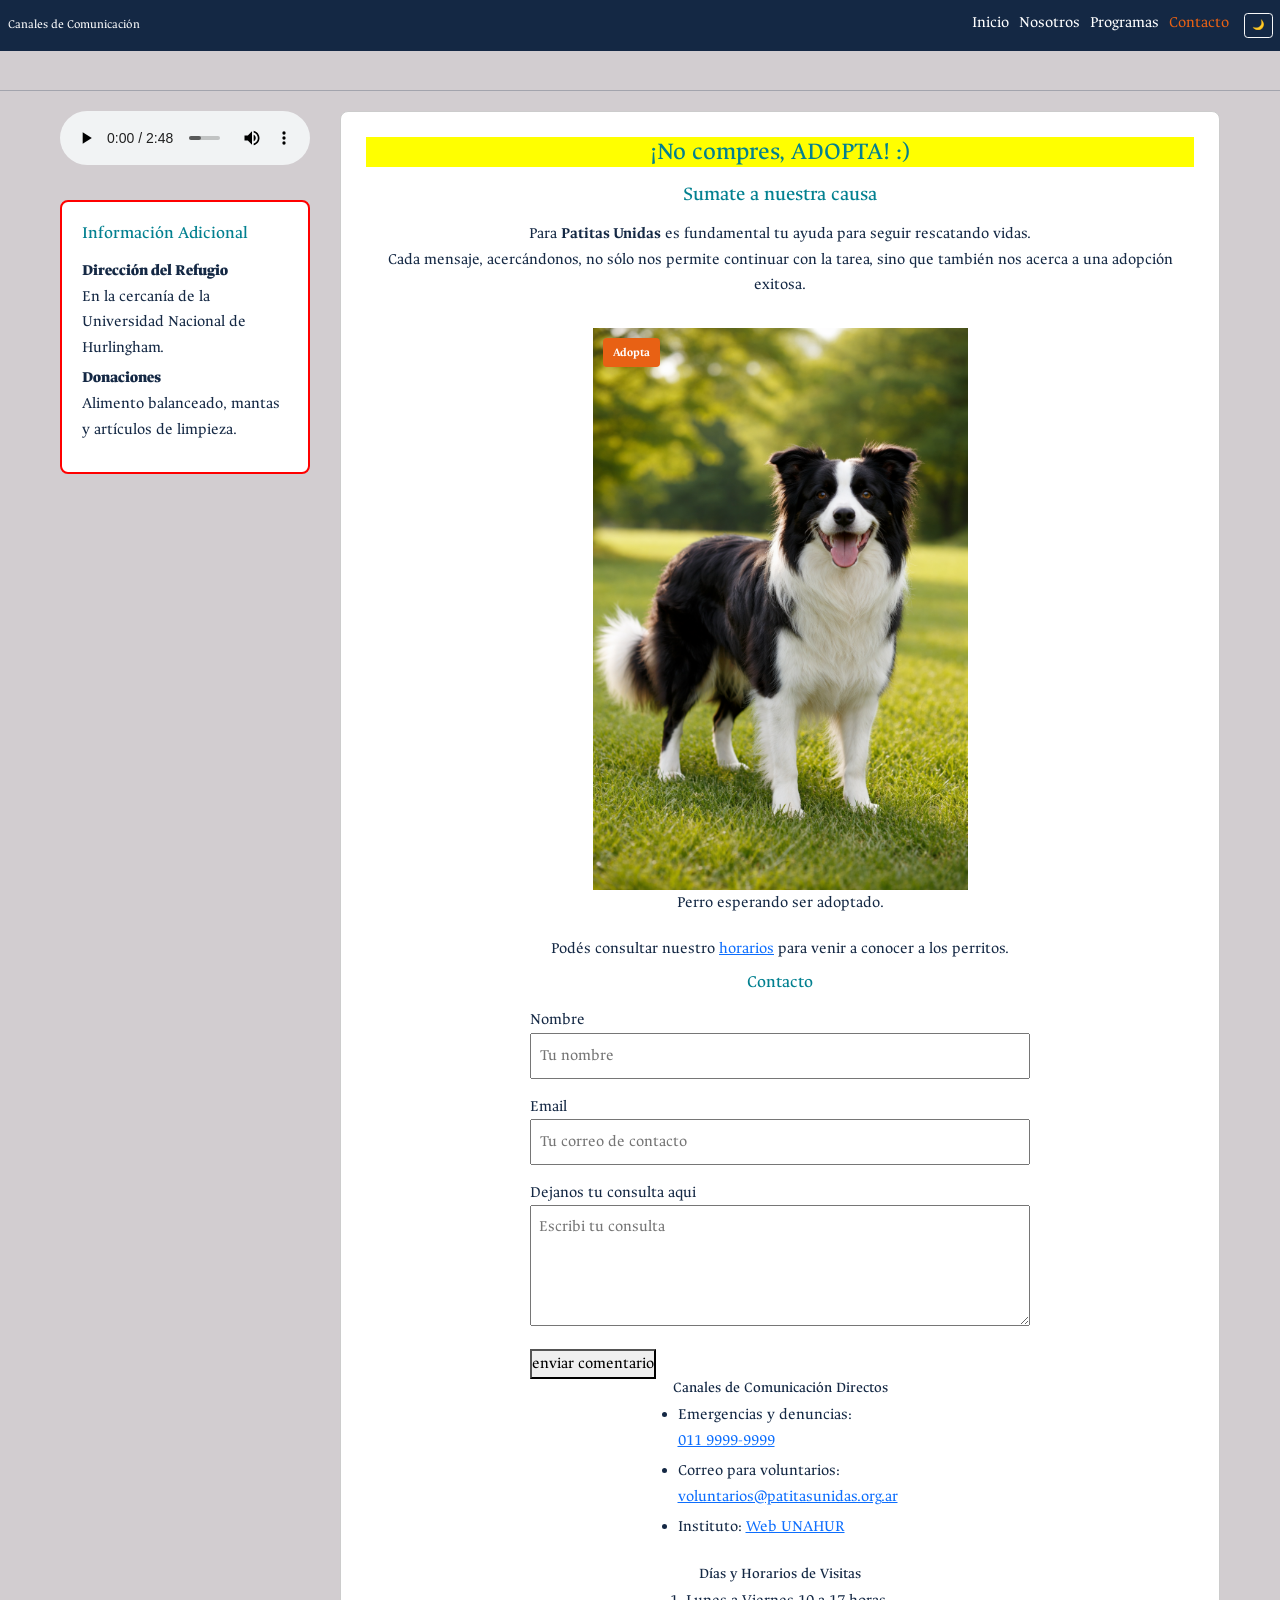
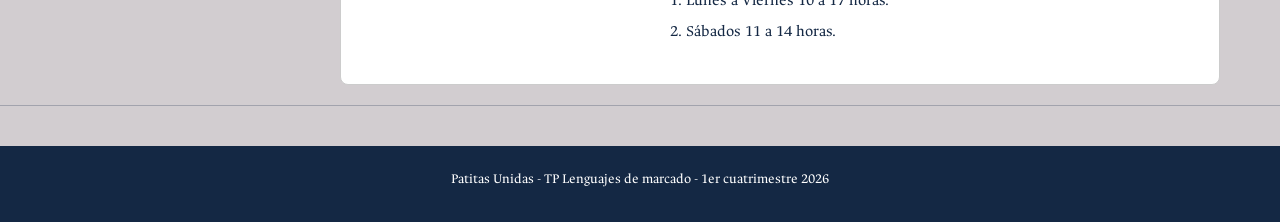
<file: contacto.html>
<!DOCTYPE html>
<html lang="es">
<head>
    <meta charset="UTF-8">
    <meta name="viewport" content="width=device-width, initial-scale=1.0">
    <link rel="preconnect" href="https://fonts.googleapis.com">
    <link rel="preconnect" href="https://fonts.gstatic.com" crossorigin>
    <link href="https://fonts.googleapis.com/css2?family=Ancizar+Serif:ital,wght@0,300..900;1,300..900&display=swap" rel="stylesheet">
    <link href="https://cdn.jsdelivr.net/npm/bootstrap@5.3.3/dist/css/bootstrap.min.css" rel="stylesheet">
    <link rel="stylesheet" href="css/style.css">
    <title>Patitas Unidas - Contacto</title>
</head>
<body>
    <nav class="navbar navbar-expand-lg fixed-top custom-navbar">
        <div class="container-fluid header-container">
            <a class="navbar-brand" href="index.html">Canales de Comunicación</a>
            <button class="navbar-toggler" type="button" data-bs-toggle="collapse" data-bs-target="#navbarNav" aria-controls="navbarNav" aria-expanded="false" aria-label="Toggle navigation">
                <span class="navbar-toggler-icon"></span>
            </button>
            <div class="collapse navbar-collapse" id="navbarNav">
                <ul class="navbar-nav ms-auto">
                    <li class="nav-item"><a class="nav-link" href="index.html">Inicio</a></li>
                    <li class="nav-item"><a class="nav-link" href="nosotros.html">Nosotros</a></li>
                    <li class="nav-item"><a class="nav-link" href="programas.html">Programas</a></li>
                    <li class="nav-item"><a class="nav-link active" aria-current="page" href="contacto.html">Contacto</a></li>
                </ul>
                <button id="tema" class="btn btn-outline-light ms-3">🌙</button>
            </div>
        </div>
    </nav>

    <hr>

    <main class="grid-layout">
        <div class="main-article-container">
            <section id="comunicacion">
                <h1 class="destacado">¡No compres, ADOPTA! :)</h1>
                <article>
                    <h2>Sumate a nuestra causa</h2>
                    <p>Para <strong>Patitas Unidas</strong> es fundamental tu ayuda para seguir rescatando vidas.<br>
                    Cada mensaje, acercándonos, no sólo nos permite continuar con la tarea, sino que también nos acerca a una adopción exitosa.</p>
                    <figure>
                    <img src="imagenes/perro4.png" alt="Perro rescatado esperando contacto para adopción" width="375" loading="lazy">
                    <figcaption>Perro esperando ser adoptado.</figcaption>
                    </figure>
                    <p>Podés consultar nuestro <a href="#horarios">horarios</a> para venir a conocer a los perritos.</p>
                </article>
                <h3>Contacto</h3>
                <form id="Habla con nosotros" action="/enviar" method="post">
                    <label for="nombre">Nombre</label>
                    <br>
                    <input type="text" id="nombre" name="nombre" required placeholder="Tu nombre">
                    <br>
                    <label for="email">Email</label>
                    <br>
                    <input type="email" id="email" name="email" required placeholder="Tu correo de contacto">
                    <br>
                    <label for="mensaje">Dejanos tu consulta aqui</label>
                    <br>
                    <textarea id="mensaje" name="mensaje" rows="4" required placeholder="Escribi tu consulta"></textarea>
                    <br>
                    <button type="submit">enviar comentario</button>
                </form>
            </section>

            <div id="datos">
                <article>
                    <h4>Canales de Comunicación Directos</h4>
                    <address>
                        <ul>
                            <li>Emergencias y denuncias: <br><a href="tel:+541199999999">011 9999-9999</a></li>
                            <li>Correo para voluntarios: <br><a href="mailto:voluntarios@patitasunidas.org.ar">voluntarios@patitasunidas.org.ar</a></li>
                            <li>Instituto: <a href="https://www.unahur.edu.ar" target="_blank" rel="noopener">Web UNAHUR</a></li>
                        </ul>
                    </address>
                </article>

                <article id="horarios">
                    <h4>Días y Horarios de Visitas</h4>
                    <ol>
                        <li>Lunes a Viernes 10 a 17 horas.</li>
                        <li>Sábados 11 a 14 horas.</li>
                    </ol>
                </article>
            </div>
        </div>

        <aside class="sidebar-aside">
            <audio controls loop>
                <source src="audios/Audiopagina.mp3" type="audio/mpeg">
                Tu navegador no soporta audio.
            </audio>

            <div class="main-aside-container sticky-top aside-sticky">
                <h3>Información Adicional</h3>
                <dl>
                    <dt><strong>Dirección del Refugio</strong></dt>
                    <dd>En la cercanía de la Universidad Nacional de Hurlingham.</dd>
                    <dt><strong>Donaciones</strong></dt>
                    <dd>Alimento balanceado, mantas y artículos de limpieza.</dd>
                </dl>
            </div>
        </aside>
    </main>

    <hr>

    <footer>
        <div class="footer-container">
            <p><small>Patitas Unidas - TP Lenguajes de marcado - <time datetime="2026-05-04">1er cuatrimestre 2026</time></small></p>
        </div>
    </footer>
    <script src="https://cdn.jsdelivr.net/npm/bootstrap@5.3.3/dist/js/bootstrap.bundle.min.js"></script>
    <script src="js/script.js"></script>
</body>
</html>
</file>
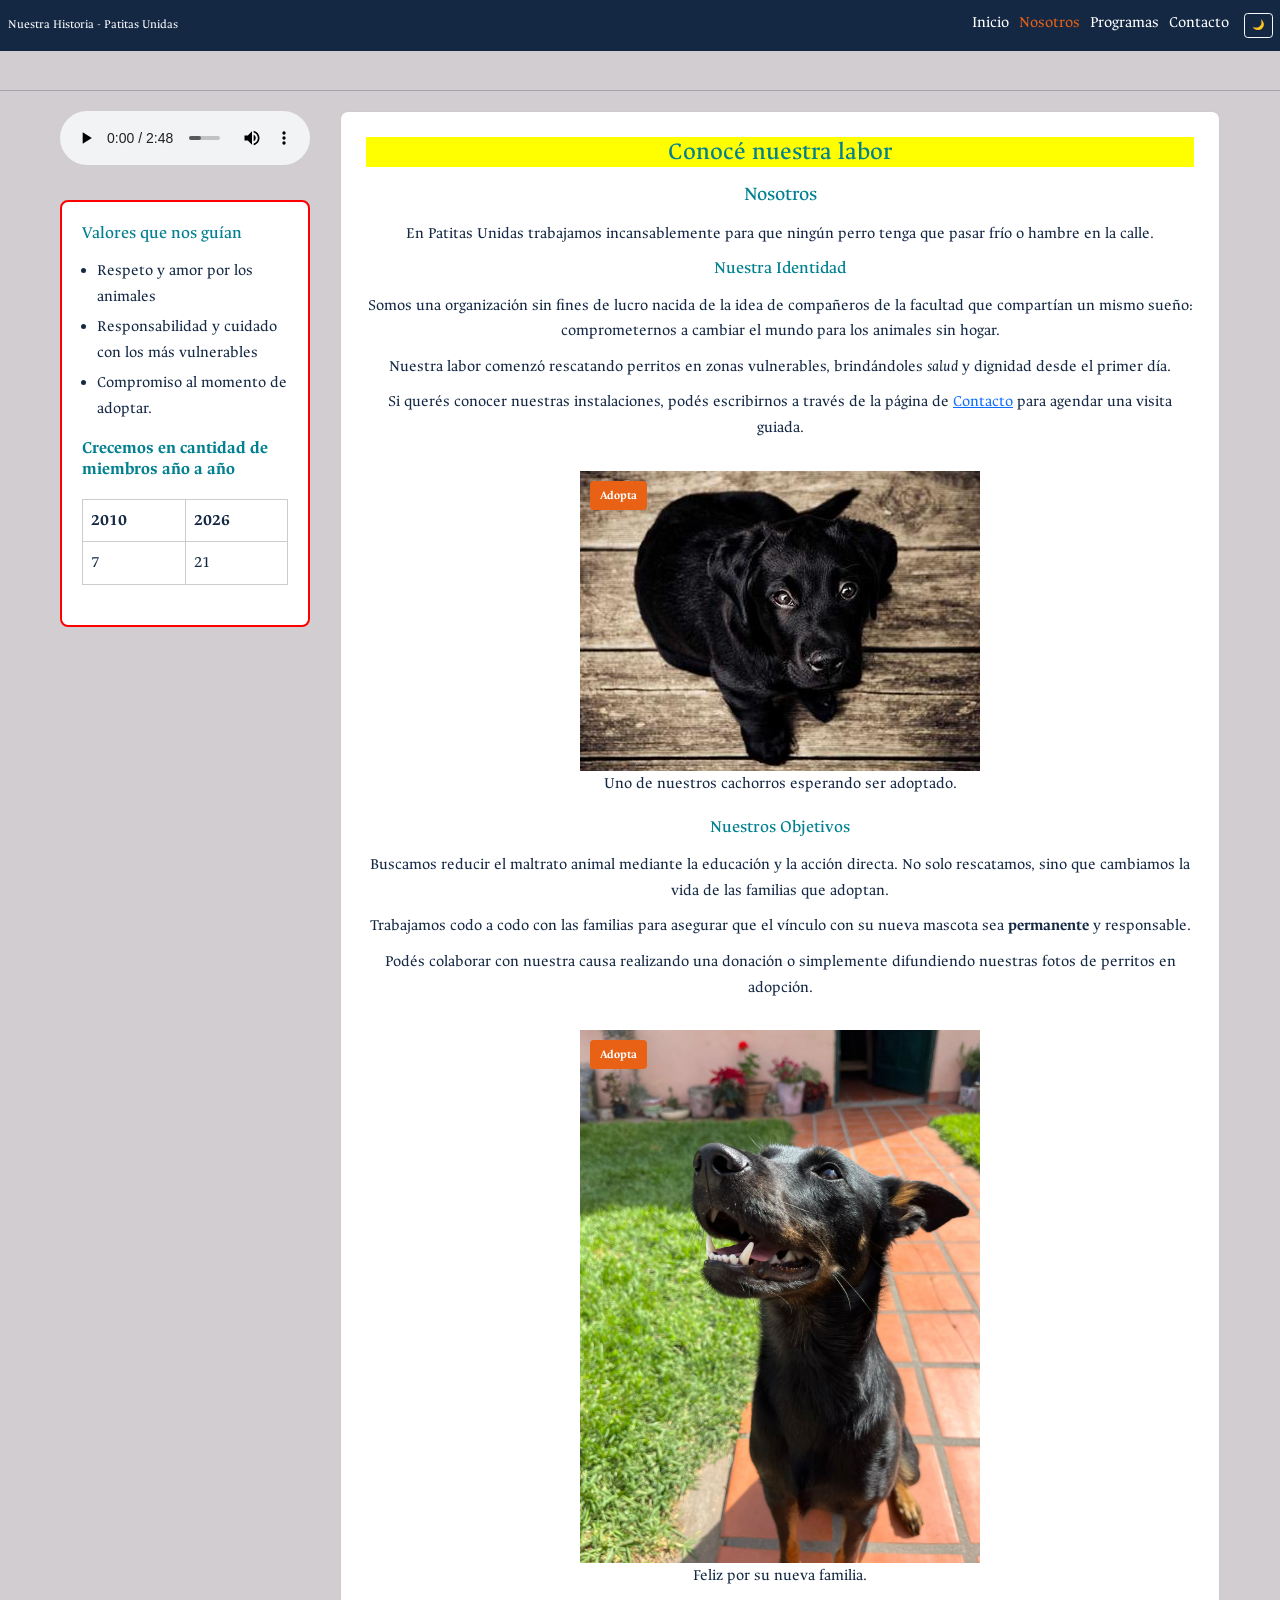
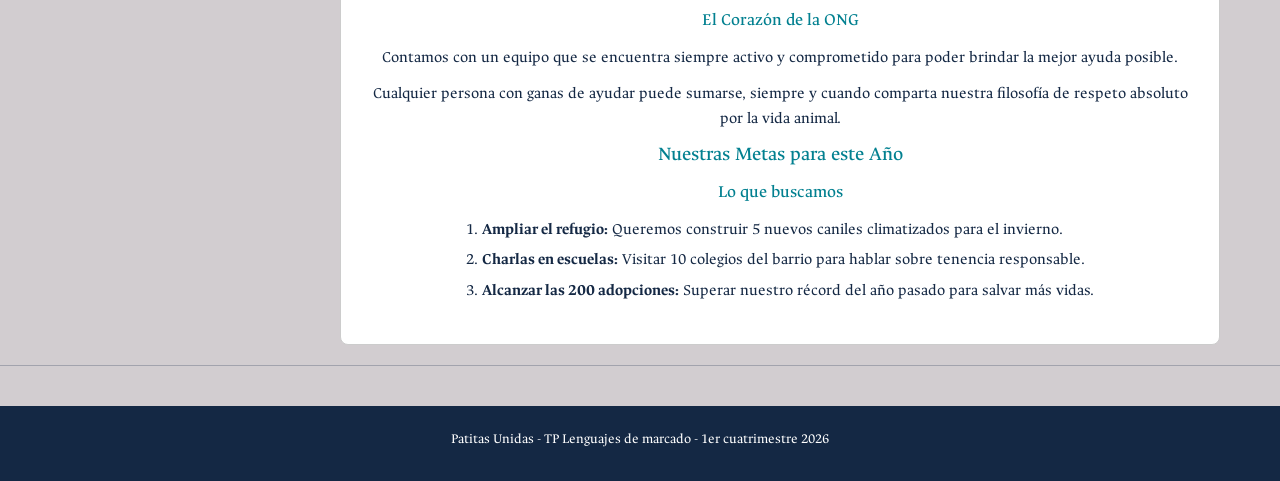
<file: nosotros.html>
<!DOCTYPE html>
<html lang="es">
<head>
    <meta charset="UTF-8">
    <meta name="viewport" content="width=device-width, initial-scale=1.0">
    <link rel="preconnect" href="https://fonts.googleapis.com">
    <link rel="preconnect" href="https://fonts.gstatic.com" crossorigin>
    <link href="https://fonts.googleapis.com/css2?family=Ancizar+Serif:ital,wght@0,300..900;1,300..900&display=swap" rel="stylesheet">
    <link href="https://cdn.jsdelivr.net/npm/bootstrap@5.3.3/dist/css/bootstrap.min.css" rel="stylesheet">
    <link rel="stylesheet" href="css/style.css">
    <title>Patitas Unidas - Quiénes Somos</title>
</head>
<body>
    <nav class="navbar navbar-expand-lg fixed-top custom-navbar">
        <div class="container-fluid header-container">
            <a class="navbar-brand" href="index.html">Nuestra Historia - Patitas Unidas</a>
            <button class="navbar-toggler" type="button" data-bs-toggle="collapse" data-bs-target="#navbarNav" aria-controls="navbarNav" aria-expanded="false" aria-label="Toggle navigation">
                <span class="navbar-toggler-icon"></span>
            </button>
            <div class="collapse navbar-collapse" id="navbarNav">
                <ul class="navbar-nav ms-auto">
                    <li class="nav-item"><a class="nav-link" href="index.html">Inicio</a></li>
                    <li class="nav-item"><a class="nav-link active" aria-current="page" href="nosotros.html">Nosotros</a></li>
                    <li class="nav-item"><a class="nav-link" href="programas.html">Programas</a></li>
                    <li class="nav-item"><a class="nav-link" href="contacto.html">Contacto</a></li>
                </ul>
                <button id="tema" class="btn btn-outline-light ms-3">🌙</button>
            </div>
        </div>
    </nav>

    <hr>

    <main class="grid-layout">
        <div class="main-article-container">
            <section id="nosotros-principal">
                <h1 class="destacado">Conocé nuestra labor</h1>
                <article>
                    <h2>Nosotros</h2>
                    <p>En Patitas Unidas trabajamos incansablemente para que ningún perro tenga que pasar frío o hambre en la calle.</p>
                    <h3>Nuestra Identidad</h3>
                    <p>Somos una organización sin fines de lucro nacida de la idea de compañeros de la facultad que compartían un mismo sueño: comprometernos a cambiar el mundo para los animales sin hogar.</p>
                    <p>Nuestra labor comenzó rescatando perritos en zonas vulnerables, brindándoles <em>salud</em> y dignidad desde el primer día.</p>
                    <p>Si querés conocer nuestras instalaciones, podés escribirnos a través de la página de <a href="contacto.html">Contacto</a> para agendar una visita guiada.</p>
                     <figure>
                        <img src="imagenes/perro5.jpg" alt="Perrito recién adoptado mirando a cámara" width="400" loading="lazy">
                        <figcaption>Uno de nuestros cachorros esperando ser adoptado.</figcaption>
                    </figure>
                </article>

                <article>
                    <h3>Nuestros Objetivos</h3>
                    <p>Buscamos reducir el maltrato animal mediante la educación y la acción directa. No solo rescatamos, sino que cambiamos la vida de las familias que adoptan.</p>
                    <p>Trabajamos codo a codo con las familias para asegurar que el vínculo con su nueva mascota sea <strong>permanente</strong> y responsable.</p>
                    <p>Podés colaborar con nuestra causa realizando una donación o simplemente difundiendo nuestras fotos de perritos en adopción.</p>
                     <figure>
                        <img src="imagenes/perro6.jpg" alt="Perrito feliz corriendo en el parque" width="400" loading="lazy">
                        <figcaption>Feliz por su nueva familia.</figcaption>
                    </figure>
                </article>

                <article id="equipo-trabajo">
                    <h3>El Corazón de la ONG</h3>
                    <p>Contamos con un equipo que se encuentra siempre activo y comprometido para poder brindar la mejor ayuda posible.</p>
                    <p>Cualquier persona con ganas de ayudar puede sumarse, siempre y cuando comparta nuestra filosofía de respeto absoluto por la vida animal.</p>
                </article>
            </section>

            <section id="metas-2026">
                <h2>Nuestras Metas para este Año</h2>
                <article>
                    <h3>Lo que buscamos</h3>
                    <ol>
                        <li><strong>Ampliar el refugio:</strong> Queremos construir 5 nuevos caniles climatizados para el invierno.</li>
                        <li><strong>Charlas en escuelas:</strong> Visitar 10 colegios del barrio para hablar sobre tenencia responsable.</li>
                        <li><strong>Alcanzar las 200 adopciones:</strong> Superar nuestro récord del año pasado para salvar más vidas.</li>
                    </ol>
                </article>
            </section>
        </div>

        <aside class="sidebar-aside">
            <audio controls loop>
                <source src="audios/Audiopagina.mp3" type="audio/mpeg">
                Tu navegador no soporta audio.
            </audio>

            <div class="main-aside-container sticky-top aside-sticky">
                <h3>Valores que nos guían</h3>
                <ul>
                    <li>Respeto y amor por los animales</li>
                    <li>Responsabilidad y cuidado con los más vulnerables</li>
                    <li>Compromiso al momento de adoptar.</li>
                </ul>
            
            <h3> <strong> Crecemos en cantidad de miembros año a año </strong></h3>
                <table>
                    <thead>
                        <tr>
                            <th><time datetime="2010">2010</time></th>
                            <th><time datetime="2026">2026</time></th>
                        </tr>
                    </thead>
                    <tbody>
                        <tr>
                            <td>7</td>
                            <td>21</td>
                        </tr>
                    </tbody>
                </table>
            </div>
        </aside>
    </main>

    <hr>

    <footer>
        <div class="footer-container">
            <p><small>Patitas Unidas - TP Lenguajes de marcado - <time datetime="2026-05-04">1er cuatrimestre 2026</time></small></p>
        </div>
    </footer>
    <script src="https://cdn.jsdelivr.net/npm/bootstrap@5.3.3/dist/js/bootstrap.bundle.min.js"></script>
    <script src="js/script.js"></script>
</body>
</html>
</file>
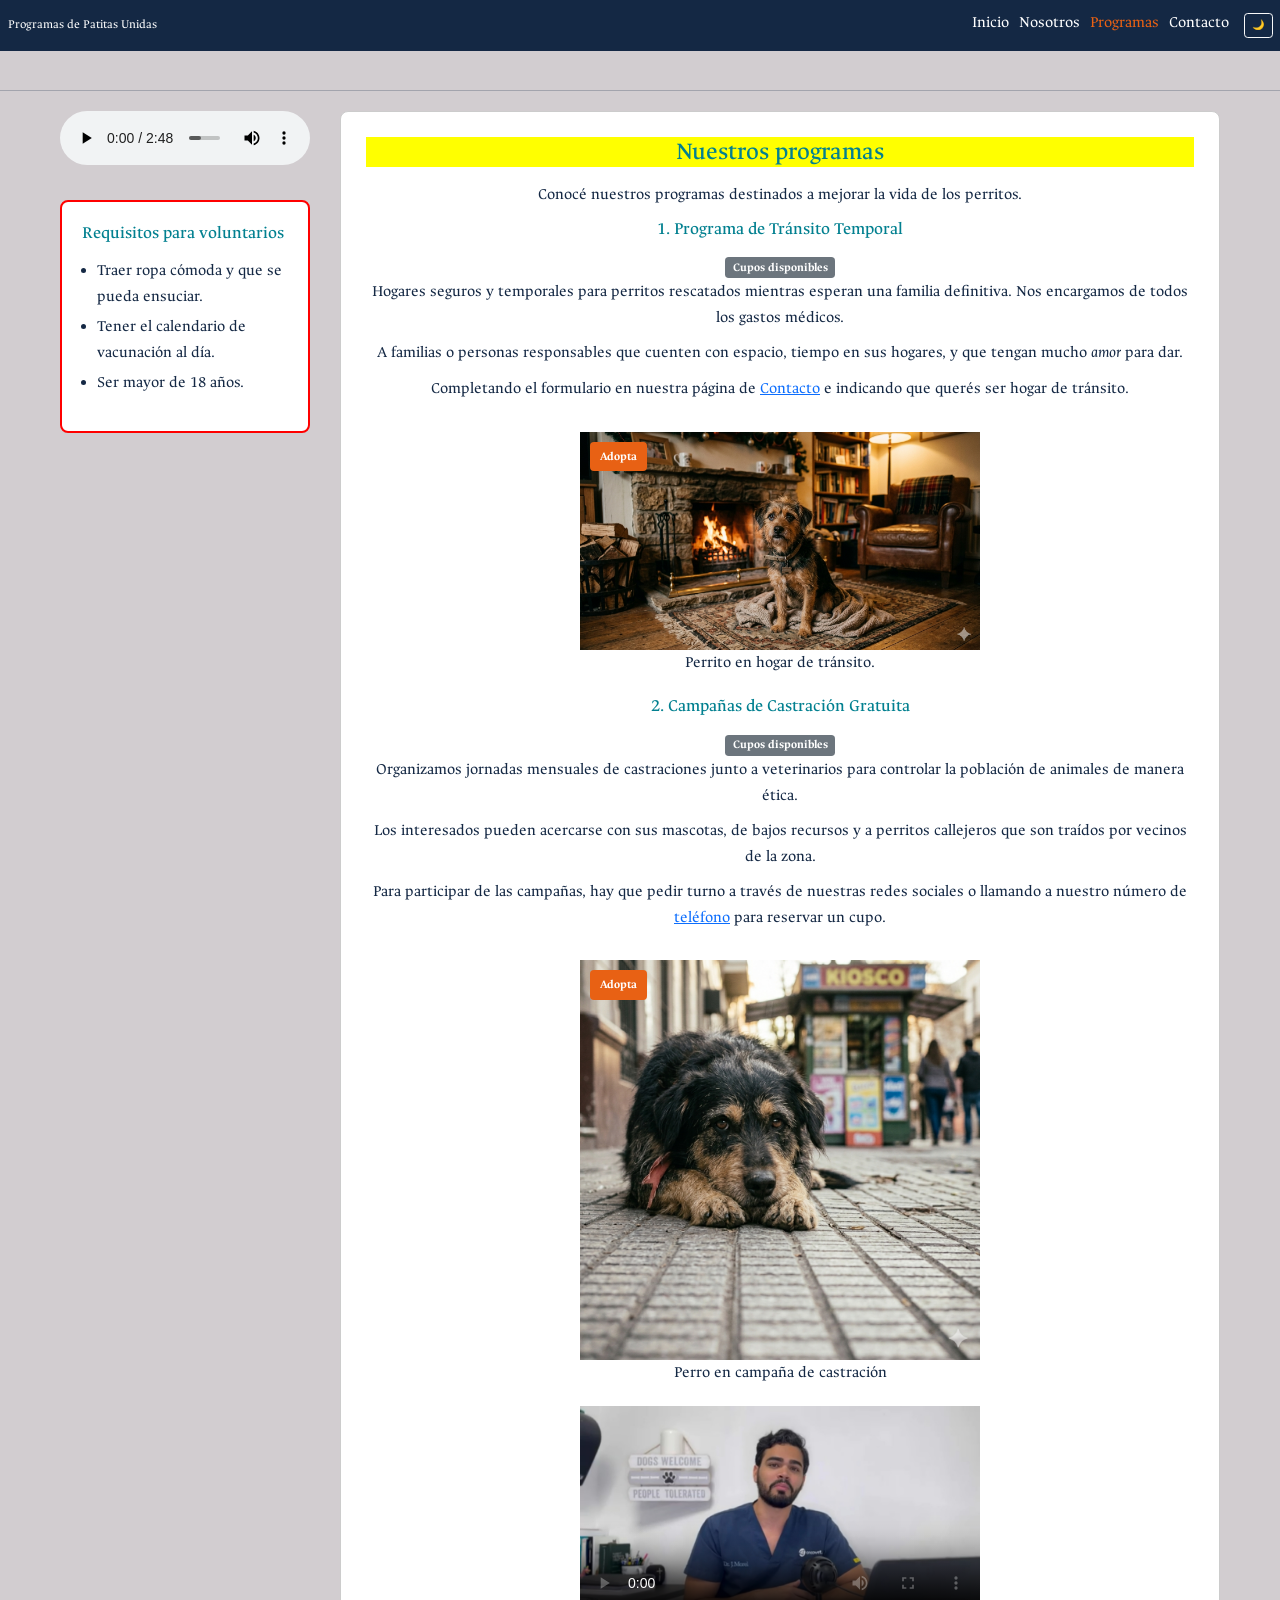
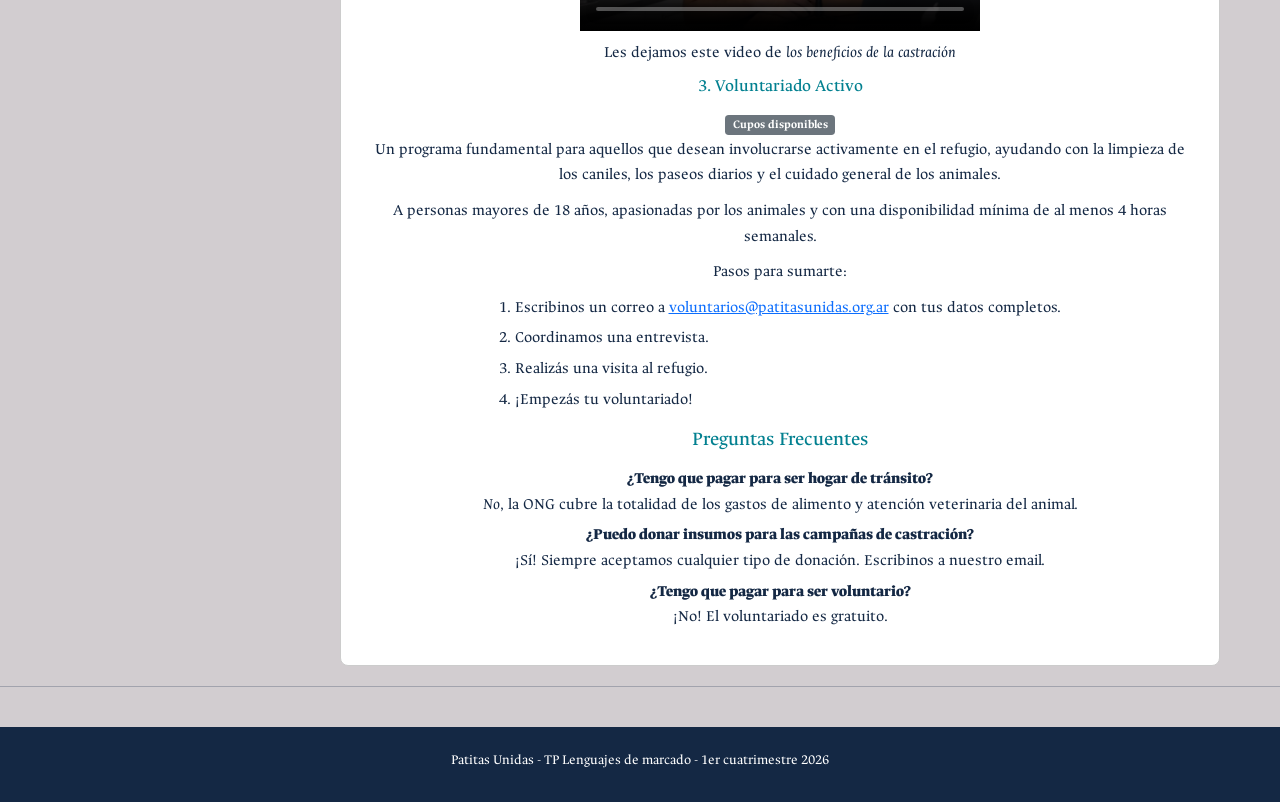
<file: programas.html>
<!DOCTYPE html>
<html lang="es">
<head>
    <meta charset="UTF-8">
    <meta name="viewport" content="width=device-width, initial-scale=1.0">
    <link rel="preconnect" href="https://fonts.googleapis.com">
    <link rel="preconnect" href="https://fonts.gstatic.com" crossorigin>
    <link href="https://fonts.googleapis.com/css2?family=Ancizar+Serif:ital,wght@0,300..900;1,300..900&display=swap" rel="stylesheet">
    <link href="https://cdn.jsdelivr.net/npm/bootstrap@5.3.3/dist/css/bootstrap.min.css" rel="stylesheet">
    <link rel="stylesheet" href="css/style.css">
    <title>Patitas Unidas - Programas e Iniciativas</title>
</head>
<body>
    <nav class="navbar navbar-expand-lg fixed-top custom-navbar">
        <div class="container-fluid header-container">
            <a class="navbar-brand" href="index.html">Programas de Patitas Unidas</a>
            <button class="navbar-toggler" type="button" data-bs-toggle="collapse" data-bs-target="#navbarNav" aria-controls="navbarNav" aria-expanded="false" aria-label="Toggle navigation">
                <span class="navbar-toggler-icon"></span>
            </button>
            <div class="collapse navbar-collapse" id="navbarNav">
                <ul class="navbar-nav ms-auto">
                    <li class="nav-item"><a class="nav-link" href="index.html">Inicio</a></li>
                    <li class="nav-item"><a class="nav-link" href="nosotros.html">Nosotros</a></li>
                    <li class="nav-item"><a class="nav-link active" aria-current="page" href="programas.html">Programas</a></li>
                    <li class="nav-item"><a class="nav-link" href="contacto.html">Contacto</a></li>
                </ul>
                <button id="tema" class="btn btn-outline-light ms-3">🌙</button>
            </div>
        </div>
    </nav>

    <hr>

    <main class="grid-layout">
        <div class="main-article-container">
            <section id="programas-principales">
                <h1 class="destacado">Nuestros programas</h1>
                <p>Conocé nuestros programas destinados a mejorar la vida de los perritos.</p>

                <article>
                    <h3>1. Programa de Tránsito Temporal</h3>
                    <span class="badge bg-secondary">Cupos disponibles</span>
                    <p>Hogares seguros y temporales para perritos rescatados mientras esperan una familia definitiva. Nos encargamos de todos los gastos médicos.</p>
                    <p>A familias o personas responsables que cuenten con espacio, tiempo en sus hogares, y que tengan mucho <em>amor</em> para dar.</p>
                    <p>Completando el formulario en nuestra página de <a href="contacto.html">Contacto</a> e indicando que querés ser hogar de tránsito.</p>
                    <figure>
                        <img src="./imagenes/perro7.png" alt="Perrito en hogar de tránsito esperando ser adoptado" width="400" loading="lazy">
                        <figcaption>Perrito en hogar de tránsito.</figcaption>
                    </figure>
                </article>

                <article>
                    <h3>2. Campañas de Castración Gratuita</h3>
                    <span class="badge bg-secondary">Cupos disponibles</span>
                    <p>Organizamos jornadas mensuales de castraciones junto a veterinarios para controlar la población de animales de manera ética.</p>
                    <p>Los interesados pueden acercarse con sus mascotas, de bajos recursos y a perritos callejeros que son traídos por vecinos de la zona.</p>
                    <p>Para participar de las campañas, hay que pedir turno a través de nuestras redes sociales o llamando a nuestro número de <a href="tel:+541199999999">teléfono</a> para reservar un cupo.</p>
                    <figure>
                        <img src="./imagenes/perro3.png" alt="Perrito durante una campaña de castración" width="400" loading="lazy">
                        <figcaption>Perro en campaña de castración</figcaption>
                    </figure>
                    <br>
                    <video controls width="400" poster="imagenes/Capturavideo2.jpg">
                        <source src="videos/videoperros2.mp4" type="video/mp4">
                        Tu navegador no soporta video HTML5.
                    </video>
                    <p>Les dejamos este video de <em>los beneficios de la castración</em></p>
                </article>

                <article id="voluntariado">
                    <h3>3. Voluntariado Activo</h3>
                    <span class="badge bg-secondary">Cupos disponibles</span>
                    <p>Un programa fundamental para aquellos que desean involucrarse activamente en el refugio, ayudando con la limpieza de los caniles, los paseos diarios y el cuidado general de los animales.</p>
                    <p>A personas mayores de 18 años, apasionadas por los animales y con una disponibilidad mínima de al menos 4 horas semanales.</p>
                    <p>Pasos para sumarte:</p>
                    <ol>
                        <li>Escribinos un correo a <a href="mailto:voluntarios@patitasunidas.org.ar">voluntarios@patitasunidas.org.ar</a> con tus datos completos.</li>
                        <li>Coordinamos una entrevista.</li>
                        <li>Realizás una visita al refugio.</li>
                        <li>¡Empezás tu voluntariado!</li>
                    </ol>
                </article>
            </section>

            <section id="faq">
                <h2>Preguntas Frecuentes</h2>
                <dl>
                    <dt><strong>¿Tengo que pagar para ser hogar de tránsito?</strong></dt>
                    <dd><em>No</em>, la ONG cubre la totalidad de los gastos de alimento y atención veterinaria del animal.</dd>
                    <dt><strong>¿Puedo donar insumos para las campañas de castración?</strong></dt>
                    <dd>¡Sí! Siempre aceptamos cualquier tipo de donación. Escribinos a nuestro email.</dd>
                    <dt><strong>¿Tengo que pagar para ser voluntario?</strong></dt>
                    <dd>¡No! El voluntariado es gratuito.</dd>
                </dl>
            </section>
        </div>

        <aside class="sidebar-aside">
            <audio controls loop>
                <source src="audios/Audiopagina.mp3" type="audio/mpeg">
                Tu navegador no soporta audio.
            </audio>

            <div class="main-aside-container sticky-top aside-sticky">
                <h3>Requisitos para voluntarios</h3>
                <ul>
                    <li>Traer ropa cómoda y que se pueda ensuciar.</li>
                    <li>Tener el calendario de vacunación al día.</li>
                    <li>Ser mayor de 18 años.</li>
                </ul>
            </div>
        </aside>
    </main>

    <hr>

    <footer>
        <div class="footer-container">
            <p><small>Patitas Unidas - TP Lenguajes de marcado - <time datetime="2026-05-04">1er cuatrimestre 2026</time></small></p>
        </div>
    </footer>
    <script src="https://cdn.jsdelivr.net/npm/bootstrap@5.3.3/dist/js/bootstrap.bundle.min.js"></script>
    <script src="js/script.js"></script>
</body>
</html>
</file>
<file: css/style.css>
:root {
    --color-fondo: #d2cdd0;
    --color-primario: #142844;
    --color-secundario: #028090;
    --color-acento: #E86114;
    --blanco: #ffffff;
}

* {
    margin: 0;
    padding: 0;
    box-sizing: border-box;
}

html {
    font-size: 62.5%;
}

body {
    font-family: "Ancizar Serif", serif;
    font-size: 1.6rem;
    background-color: var(--color-fondo);
    color: var(--color-primario);
    line-height: 1.6;
    text-align: center;
    padding-top: 8rem;
    transition: .3s;
}

.custom-navbar {
    background-color: var(--color-primario);
    transition: .3s;
}

.custom-navbar .navbar-brand,
.custom-navbar .nav-link {
    color: #fff;
}

.custom-navbar .nav-link:hover {
    color: var(--color-acento);
}

body:not(.dark-mode) .custom-navbar {
    background-color: var(--color-primario);
}

body:not(.dark-mode) .custom-navbar .navbar-brand,
body:not(.dark-mode) .custom-navbar .nav-link {
    color: #fff;
}

body:not(.dark-mode) .custom-navbar .navbar-toggler {
    border-color: #fff;
}

body:not(.dark-mode) .custom-navbar .navbar-toggler-icon {
    filter: invert(1);
}

.custom-navbar .nav-link {
    transition: color .2s ease;
}

body:not(.dark-mode) .custom-navbar .nav-link:hover,
body:not(.dark-mode) .custom-navbar .nav-link:focus,
body:not(.dark-mode) .custom-navbar .nav-link.active {
    color: var(--color-acento) !important;
}

.dark-mode {
    --color-fondo:#181818;
    --color-primario:#142844;
    --color-secundario:#40c4ff;
    --color-acento:#ff8c42;
    --blanco:#2b2b2b;
}

.dark-mode .custom-navbar {
    background-color: #142844 !important;
}

.dark-mode .custom-navbar .nav-link {
    color: #ffffff !important;
}

.dark-mode .custom-navbar .nav-link:hover,
.dark-mode .custom-navbar .nav-link:focus,
.dark-mode .custom-navbar .nav-link.active {
    color: var(--color-acento) !important;
}

.dark-mode .custom-navbar .navbar-brand {
    color: #ffffff !important;
}

.grid-layout {
    display: grid;
    grid-template-columns: 250px 1fr;
    grid-template-areas: "sidebar maincontent";
    gap: 3rem;
    max-width: 1200px;
    margin: 2rem auto;
    padding: 0 2rem;
}

.main-article-container {
    grid-area: maincontent;
    padding: 2.5rem;
    background-color: var(--blanco);
    border: 1px solid #ccc;
    border-radius: 8px;
    color: var(--color-primario);
    transition: .3s;
}

.sidebar-aside {
    grid-area: sidebar;
    position: sticky;
    top: 10rem;
    display: flex;
    flex-direction: column;
    gap: 2rem;
}

.sidebar-aside audio {
    width: 100%;
    display: block;
    margin-bottom: 1.5rem;
}

.main-aside-container {
    padding: 2rem;
    background-color: var(--blanco);
    border: 2px solid red;
    border-radius: 8px;
    text-align: left;
    transition: .3s;
}

figure {
    position: relative;
    display: inline-block;
    margin: 2rem auto;
}

figure::before {
    content: "Adopta";
    position: absolute;
    top: 1rem;
    left: 1rem;
    background-color: var(--color-acento);
    color: var(--blanco);
    padding: 0.5rem 1rem;
    font-size: 1.2rem;
    font-weight: bold;
    border-radius: 4px;
}

h1, h2, h3 {
    color: var(--color-secundario);
    margin-bottom: 1.5rem;
}

.destacado {
    background-color: yellow;
}

table {
    margin: 2rem auto;
    border-collapse: collapse;
    width: 100%;
}

table th, table td {
    border: 1px solid #ccc;
    padding: 0.8rem;
}

form {
    text-align: left;
    max-width: 500px;
    margin: 0 auto;
}

input, textarea {
    width: 100%;
    margin-bottom: 1.5rem;
    padding: 0.8rem;
}

ul, ol {
    text-align: left;
    display: inline-block;
    padding-left: 1.5rem;
}

li {
    margin-bottom: 0.5rem;
}

.dark-mode body,
.dark-mode p,
.dark-mode li,
.dark-mode td,
.dark-mode th,
.dark-mode label,
.dark-mode span {
    color: #ffffff !important;
}

.dark-mode .main-article-container,
.dark-mode .main-aside-container {
    color: #ffffff !important;
}

footer {
    background-color: var(--color-primario);
    color: #fff;
    padding: 2rem;
    margin-top: 4rem;
}

img, video {
    max-width: 100%;
    height: auto;
}

@media (max-width:768px) {

.grid-layout {
    grid-template-columns: 1fr;
    grid-template-areas:
        "maincontent"
        "sidebar";
}

.sidebar-aside {
    position: static;
    width: 100%;
}

body {
    padding-top: 7rem;
}

table {
    display: block;
    overflow-x: auto;
}
}
</file>
